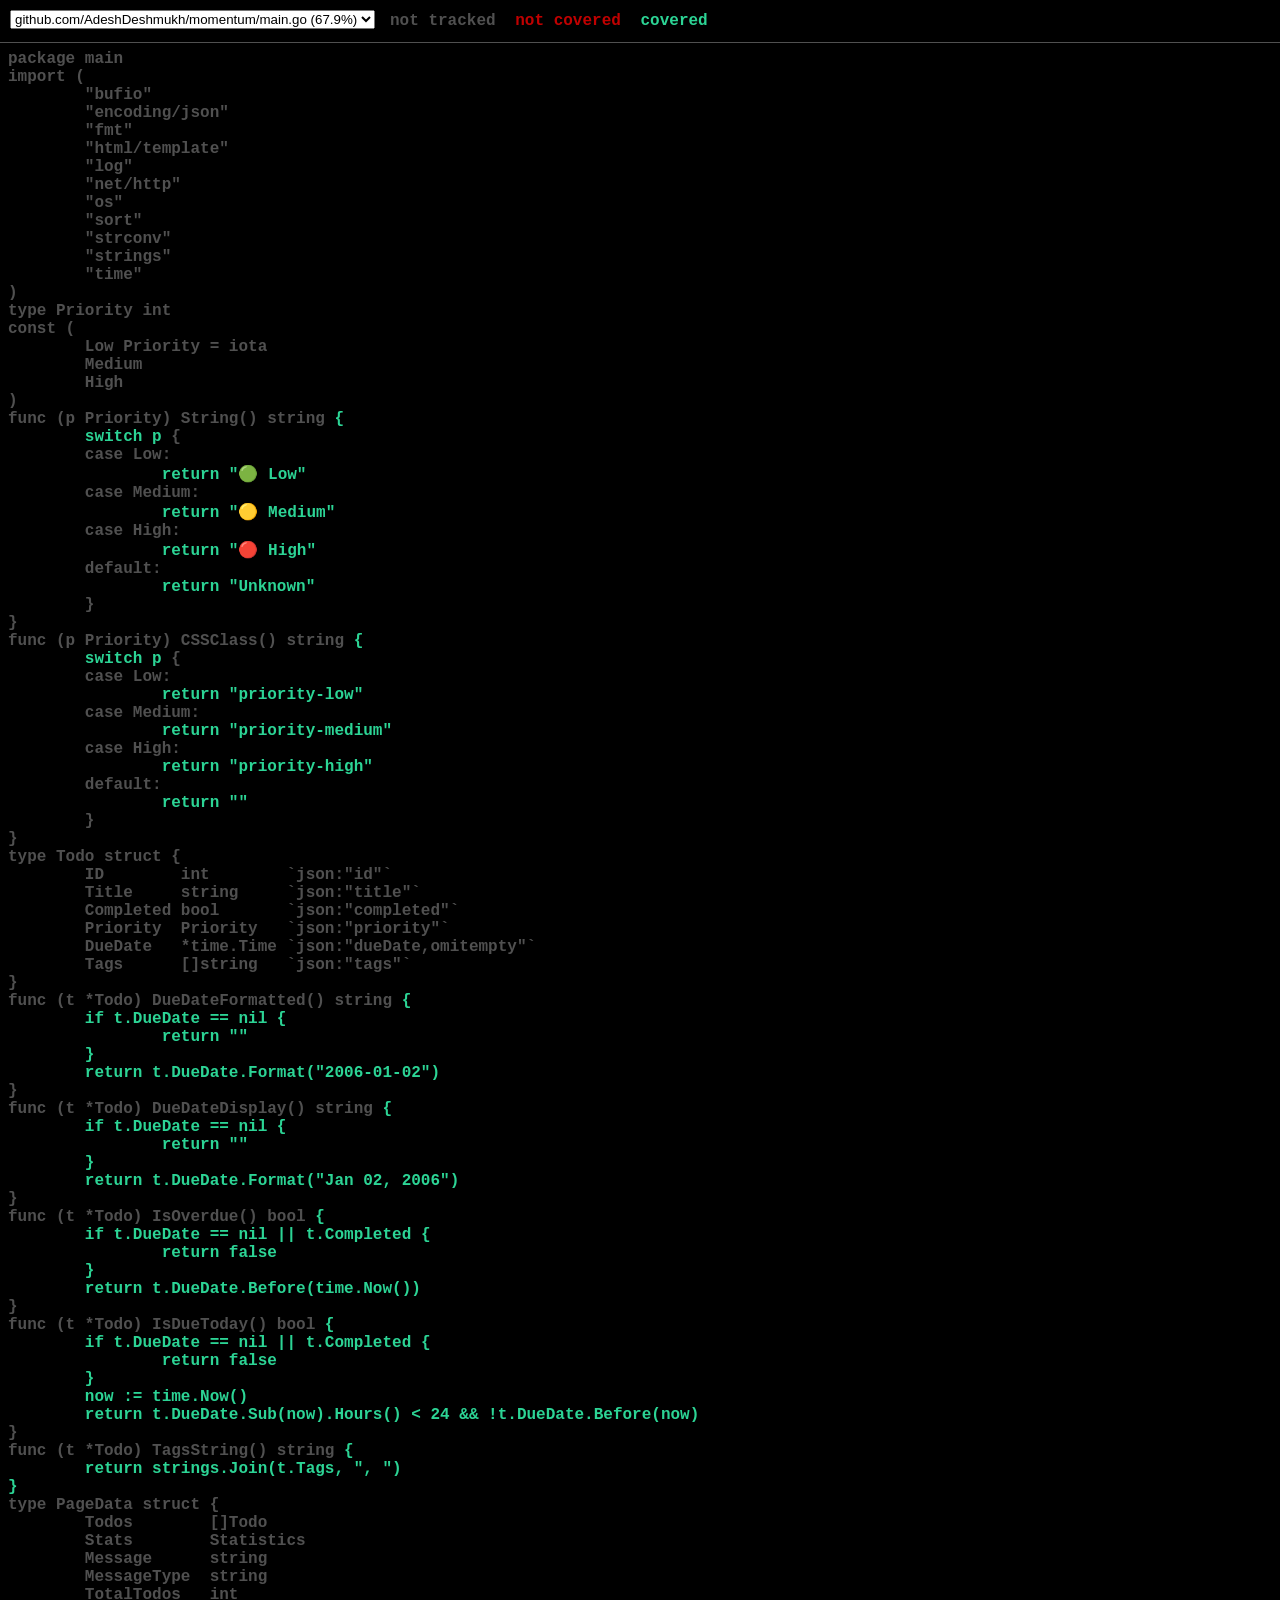
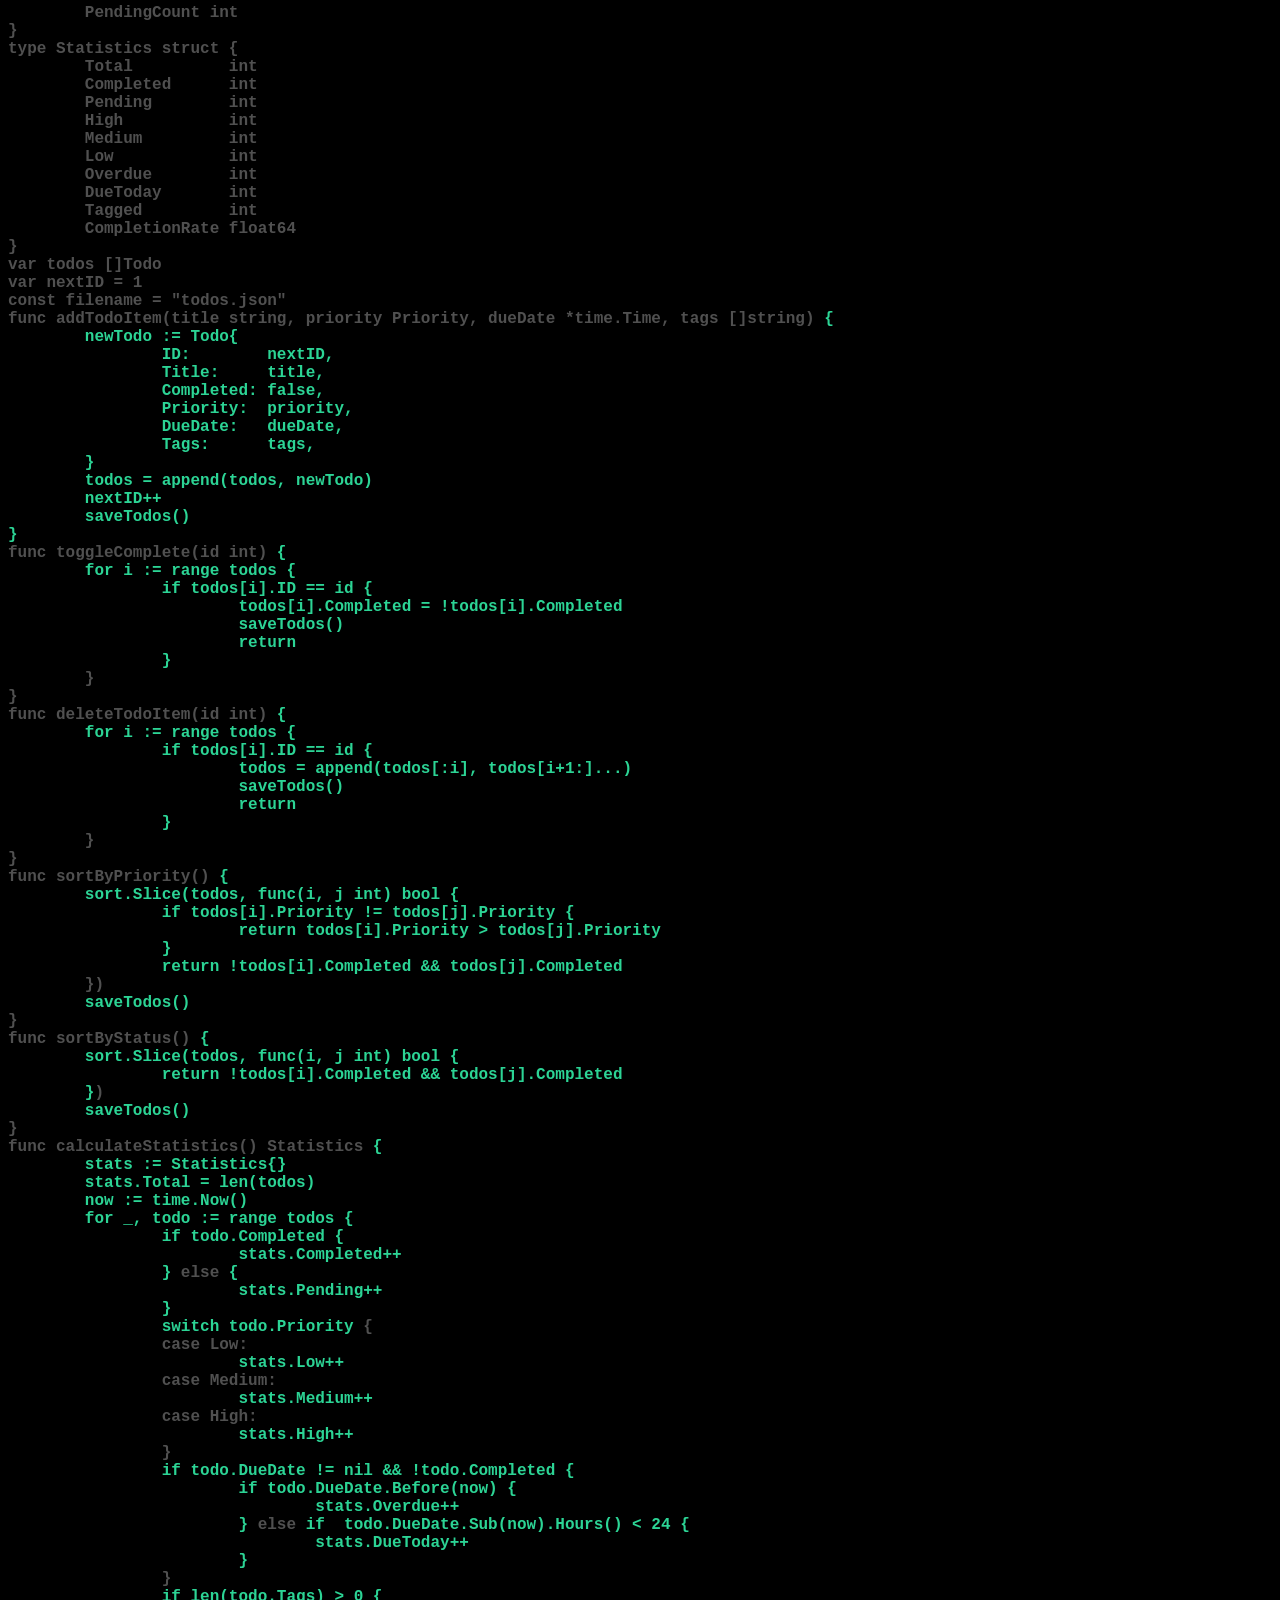
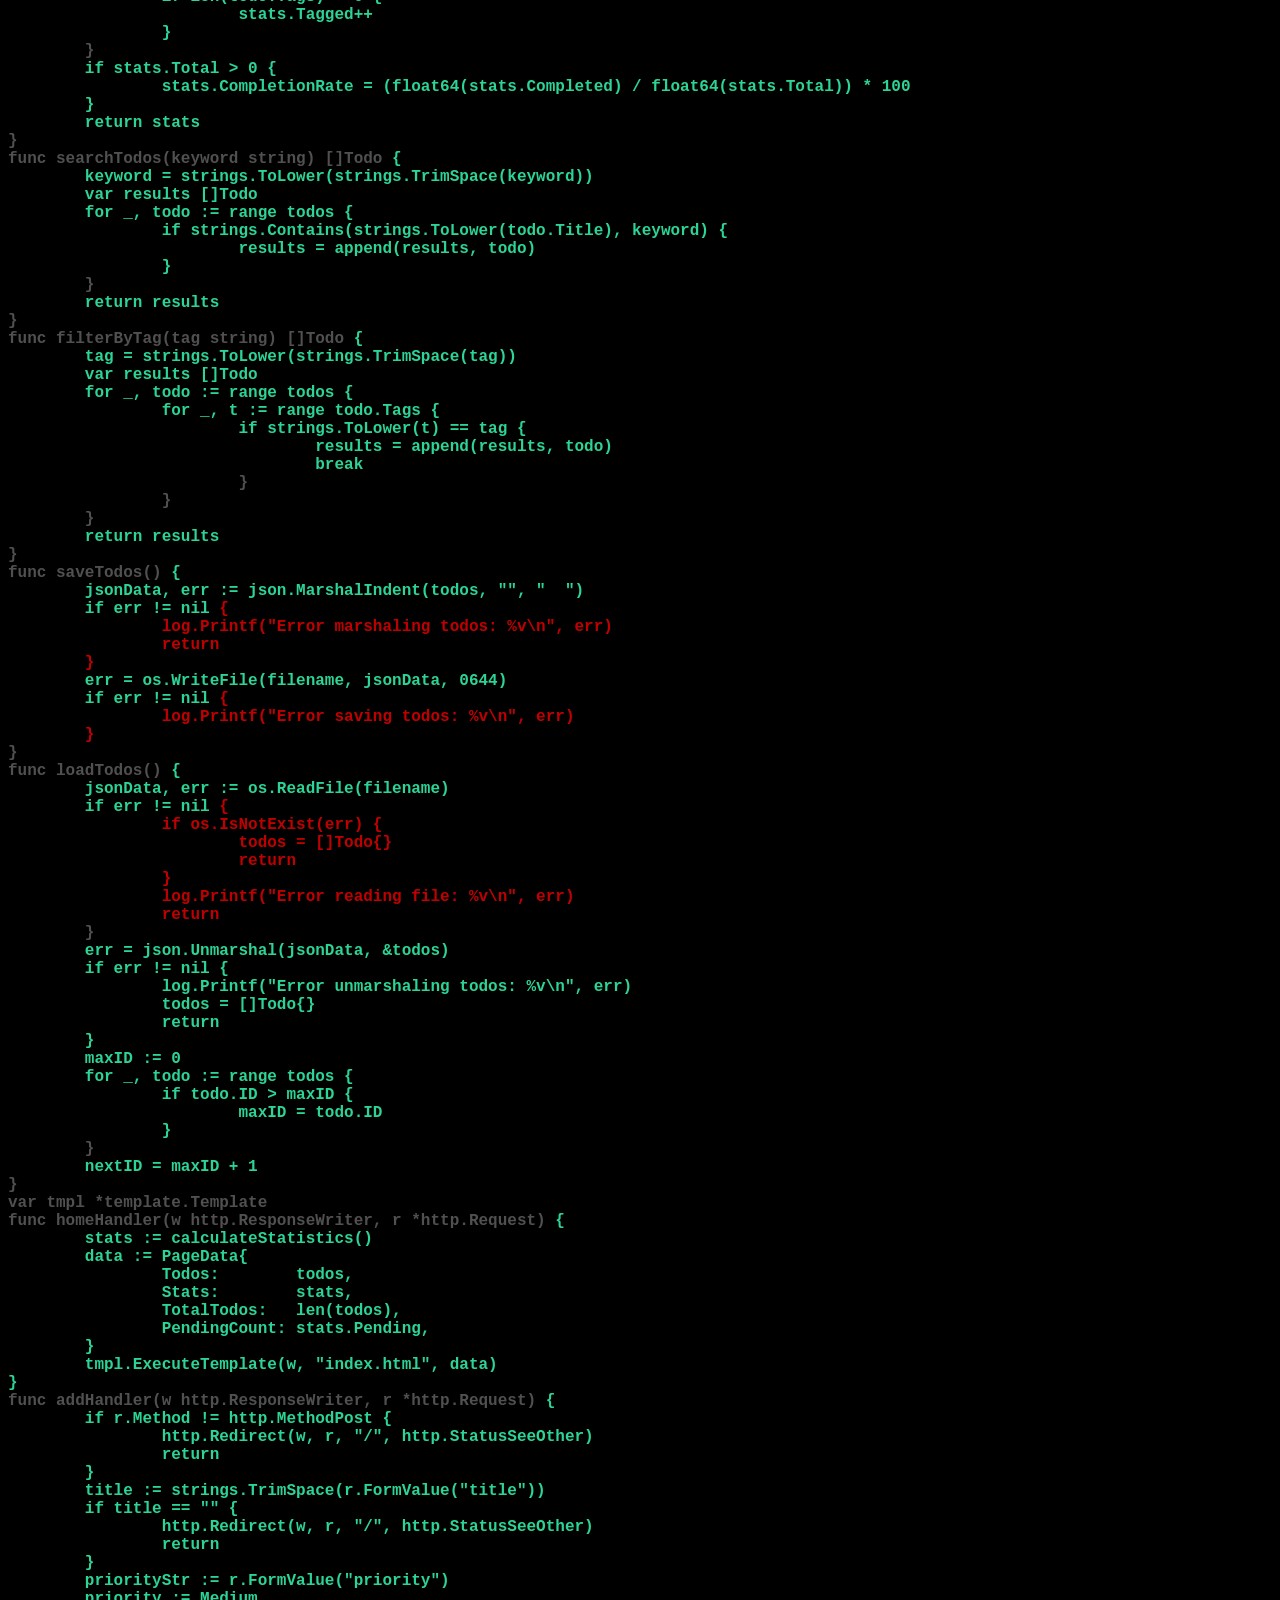
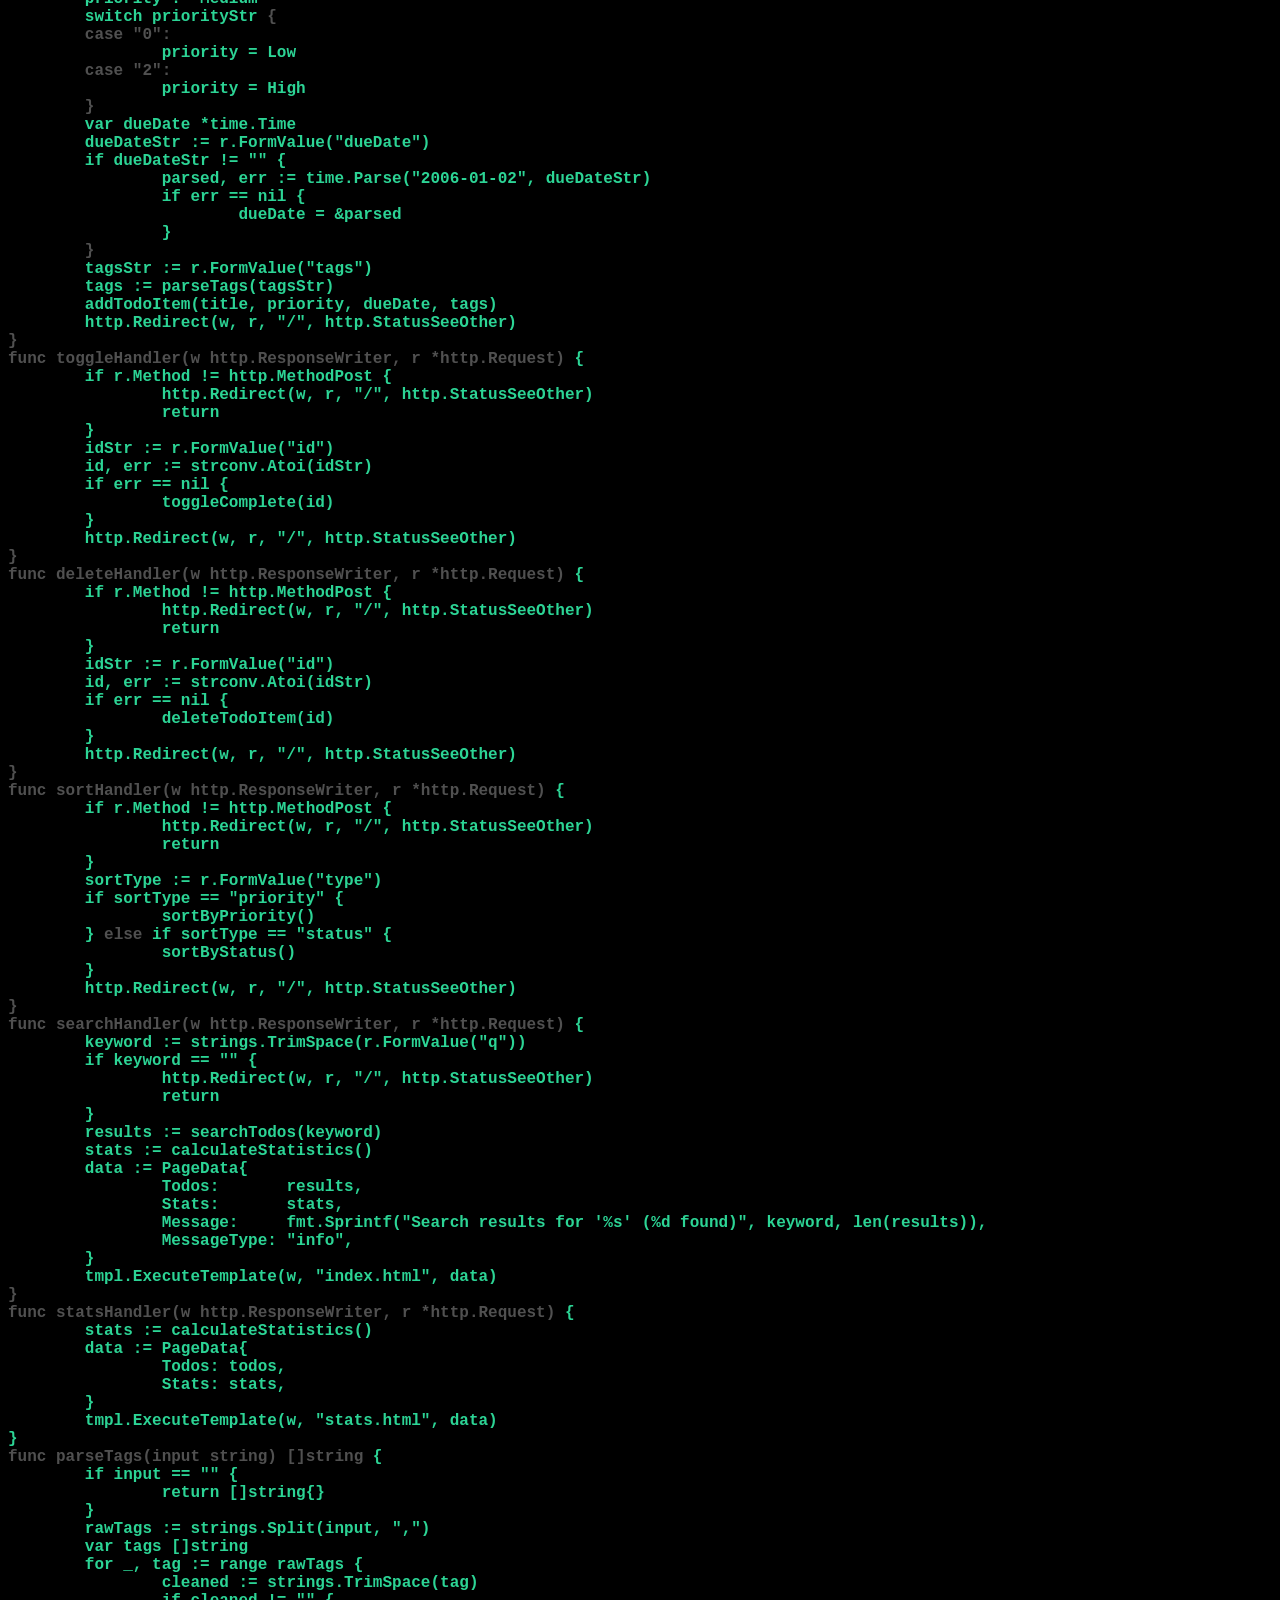
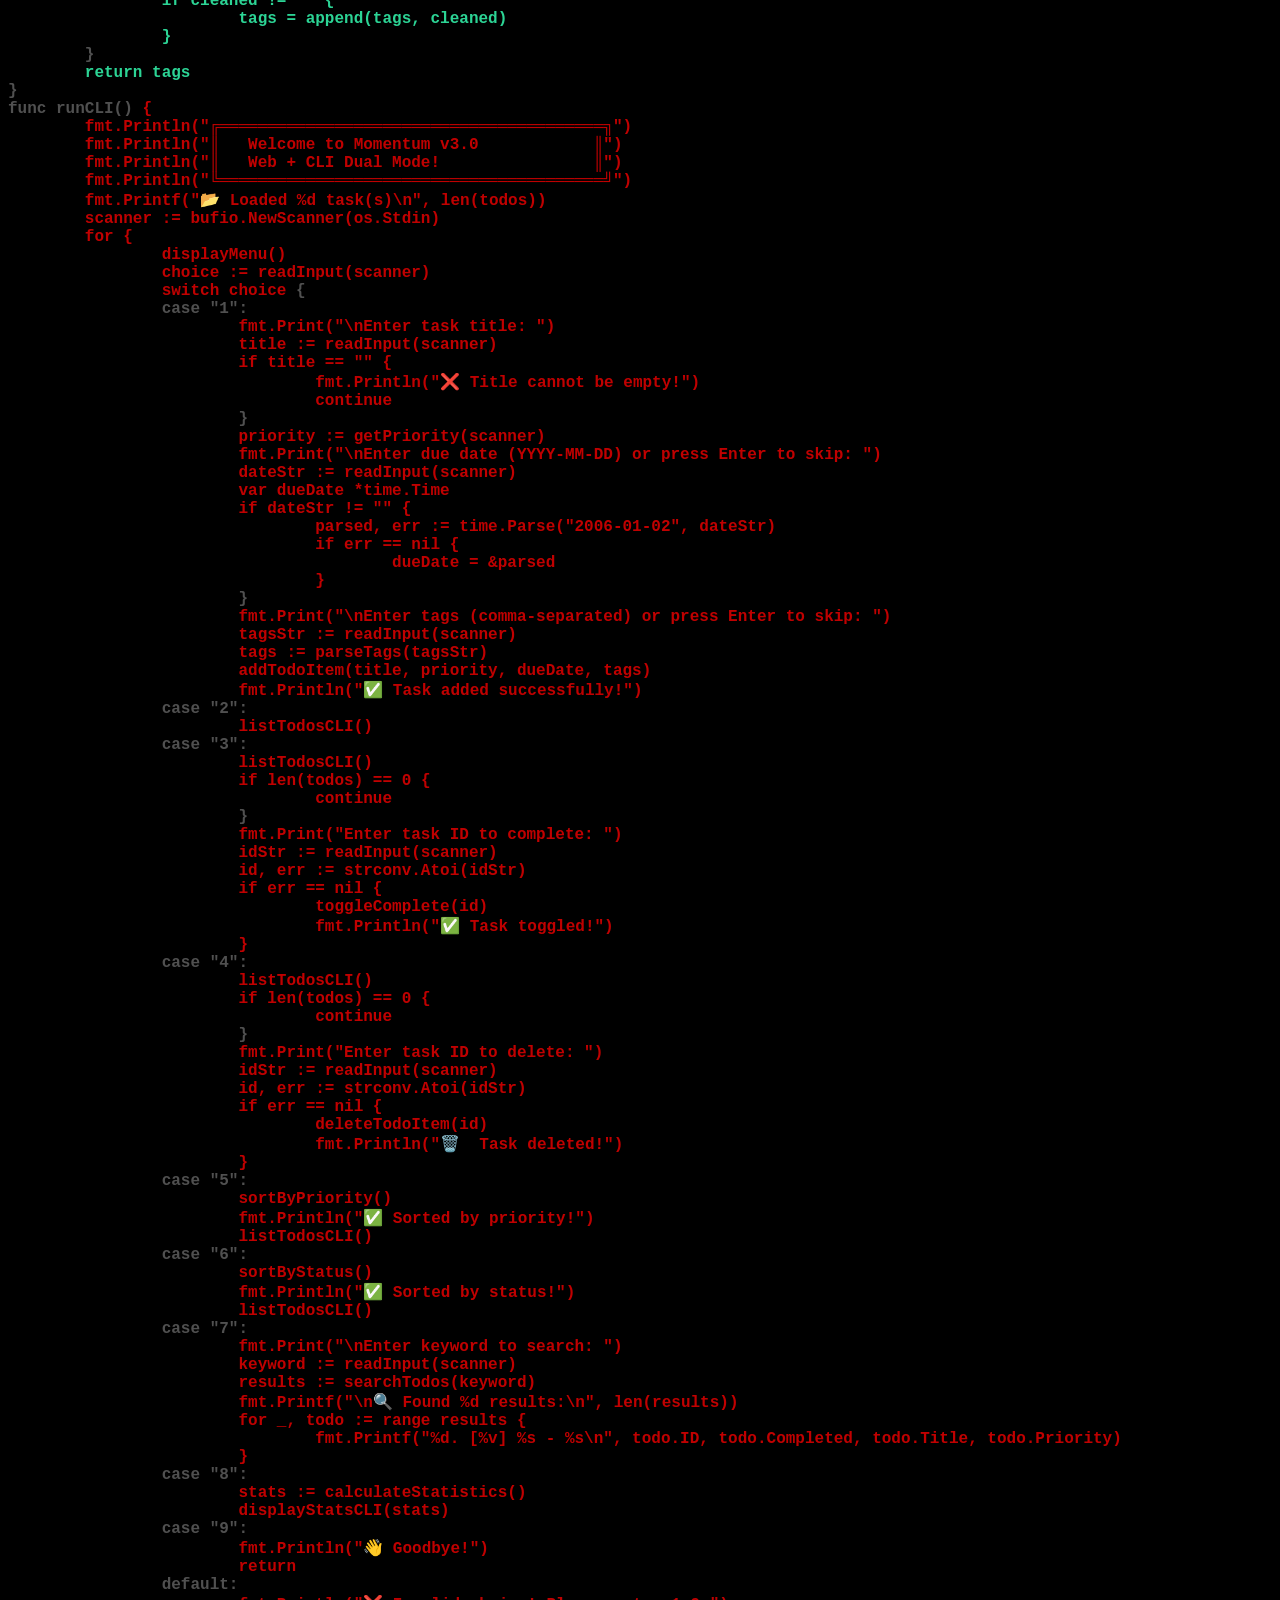
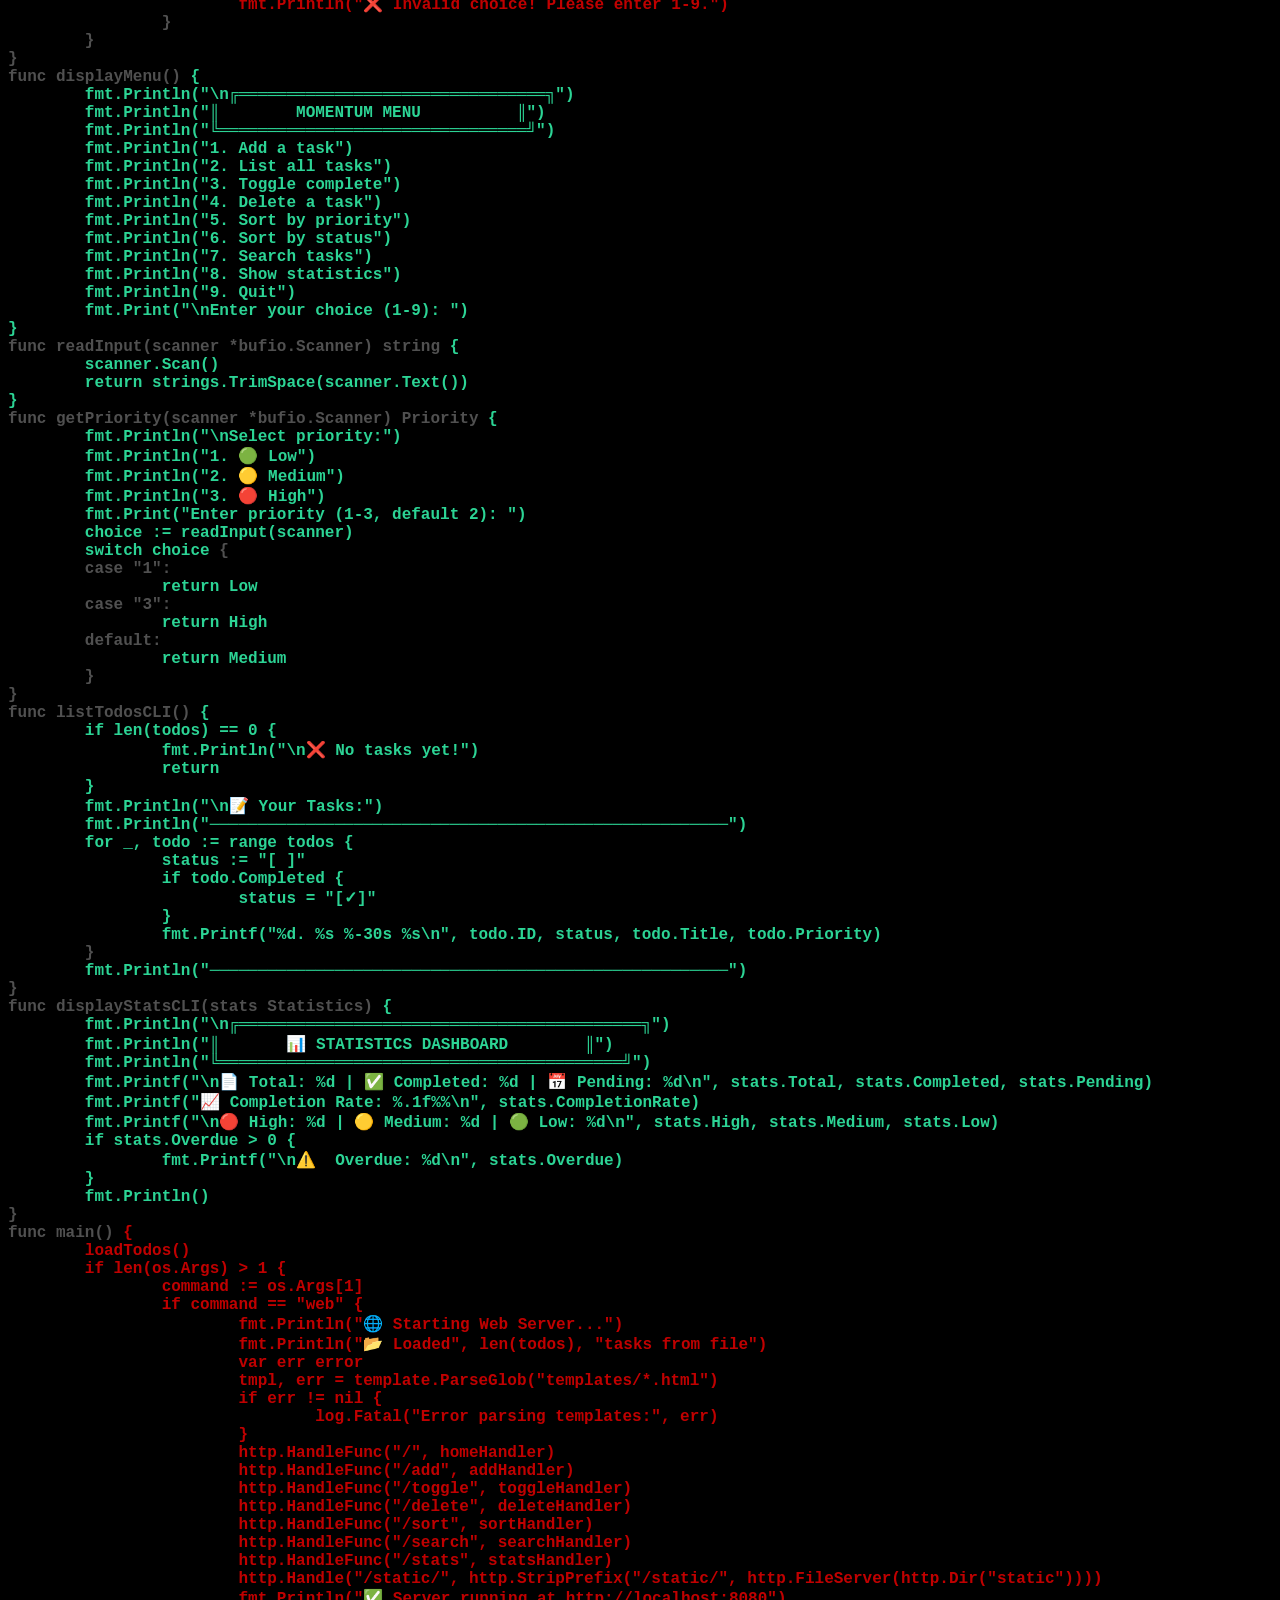
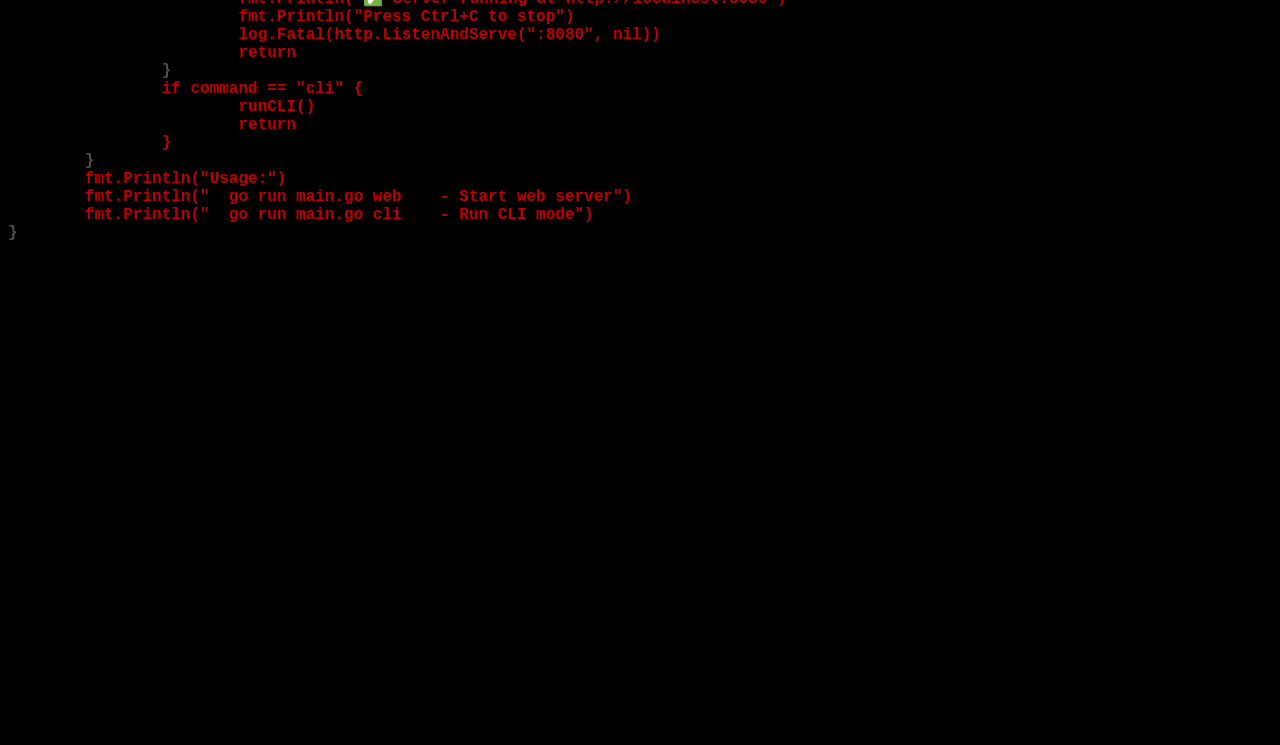
<file: coverage.html>
<!DOCTYPE html>
<html>
	<head>
		<meta http-equiv="Content-Type" content="text/html; charset=utf-8">
		<title>momentum: Go Coverage Report</title>
		<style>
			body {
				background: black;
				color: rgb(80, 80, 80);
			}
			body, pre, #legend span {
				font-family: Menlo, monospace;
				font-weight: bold;
			}
			#topbar {
				background: black;
				position: fixed;
				top: 0; left: 0; right: 0;
				height: 42px;
				border-bottom: 1px solid rgb(80, 80, 80);
			}
			#content {
				margin-top: 50px;
			}
			#nav, #legend {
				float: left;
				margin-left: 10px;
			}
			#legend {
				margin-top: 12px;
			}
			#nav {
				margin-top: 10px;
			}
			#legend span {
				margin: 0 5px;
			}
			.cov0 { color: rgb(192, 0, 0) }
.cov1 { color: rgb(128, 128, 128) }
.cov2 { color: rgb(116, 140, 131) }
.cov3 { color: rgb(104, 152, 134) }
.cov4 { color: rgb(92, 164, 137) }
.cov5 { color: rgb(80, 176, 140) }
.cov6 { color: rgb(68, 188, 143) }
.cov7 { color: rgb(56, 200, 146) }
.cov8 { color: rgb(44, 212, 149) }
.cov9 { color: rgb(32, 224, 152) }
.cov10 { color: rgb(20, 236, 155) }

		</style>
	</head>
	<body>
		<div id="topbar">
			<div id="nav">
				<select id="files">
				
				<option value="file0">github.com/AdeshDeshmukh/momentum/main.go (67.9%)</option>
				
				</select>
			</div>
			<div id="legend">
				<span>not tracked</span>
			
				<span class="cov0">not covered</span>
				<span class="cov8">covered</span>
			
			</div>
		</div>
		<div id="content">
		
		<pre class="file" id="file0" style="display: none">package main
import (
        "bufio"
        "encoding/json"
        "fmt"
        "html/template"
        "log"
        "net/http"
        "os"
        "sort"
        "strconv"
        "strings"
        "time"
)
type Priority int
const (
        Low Priority = iota
        Medium
        High
)
func (p Priority) String() string <span class="cov8" title="1">{
        switch p </span>{
        case Low:<span class="cov8" title="1">
                return "🟢 Low"</span>
        case Medium:<span class="cov8" title="1">
                return "🟡 Medium"</span>
        case High:<span class="cov8" title="1">
                return "🔴 High"</span>
        default:<span class="cov8" title="1">
                return "Unknown"</span>
        }
}
func (p Priority) CSSClass() string <span class="cov8" title="1">{
        switch p </span>{
        case Low:<span class="cov8" title="1">
                return "priority-low"</span>
        case Medium:<span class="cov8" title="1">
                return "priority-medium"</span>
        case High:<span class="cov8" title="1">
                return "priority-high"</span>
        default:<span class="cov8" title="1">
                return ""</span>
        }
}
type Todo struct {
        ID        int        `json:"id"`
        Title     string     `json:"title"`
        Completed bool       `json:"completed"`
        Priority  Priority   `json:"priority"`
        DueDate   *time.Time `json:"dueDate,omitempty"`
        Tags      []string   `json:"tags"`
}
func (t *Todo) DueDateFormatted() string <span class="cov8" title="1">{
        if t.DueDate == nil </span><span class="cov8" title="1">{
                return ""
        }</span>
        <span class="cov8" title="1">return t.DueDate.Format("2006-01-02")</span>
}
func (t *Todo) DueDateDisplay() string <span class="cov8" title="1">{
        if t.DueDate == nil </span><span class="cov8" title="1">{
                return ""
        }</span>
        <span class="cov8" title="1">return t.DueDate.Format("Jan 02, 2006")</span>
}
func (t *Todo) IsOverdue() bool <span class="cov8" title="1">{
        if t.DueDate == nil || t.Completed </span><span class="cov8" title="1">{
                return false
        }</span>
        <span class="cov8" title="1">return t.DueDate.Before(time.Now())</span>
}
func (t *Todo) IsDueToday() bool <span class="cov8" title="1">{
        if t.DueDate == nil || t.Completed </span><span class="cov8" title="1">{
                return false
        }</span>
        <span class="cov8" title="1">now := time.Now()
        return t.DueDate.Sub(now).Hours() &lt; 24 &amp;&amp; !t.DueDate.Before(now)</span>
}
func (t *Todo) TagsString() string <span class="cov8" title="1">{
        return strings.Join(t.Tags, ", ")
}</span>
type PageData struct {
        Todos        []Todo
        Stats        Statistics
        Message      string
        MessageType  string
        TotalTodos   int
        PendingCount int
}
type Statistics struct {
        Total          int
        Completed      int
        Pending        int
        High           int
        Medium         int
        Low            int
        Overdue        int
        DueToday       int
        Tagged         int
        CompletionRate float64
}
var todos []Todo
var nextID = 1
const filename = "todos.json"
func addTodoItem(title string, priority Priority, dueDate *time.Time, tags []string) <span class="cov8" title="1">{
        newTodo := Todo{
                ID:        nextID,
                Title:     title,
                Completed: false,
                Priority:  priority,
                DueDate:   dueDate,
                Tags:      tags,
        }
        todos = append(todos, newTodo)
        nextID++
        saveTodos()
}</span>
func toggleComplete(id int) <span class="cov8" title="1">{
        for i := range todos </span><span class="cov8" title="1">{
                if todos[i].ID == id </span><span class="cov8" title="1">{
                        todos[i].Completed = !todos[i].Completed
                        saveTodos()
                        return
                }</span>
        }
}
func deleteTodoItem(id int) <span class="cov8" title="1">{
        for i := range todos </span><span class="cov8" title="1">{
                if todos[i].ID == id </span><span class="cov8" title="1">{
                        todos = append(todos[:i], todos[i+1:]...)
                        saveTodos()
                        return
                }</span>
        }
}
func sortByPriority() <span class="cov8" title="1">{
        sort.Slice(todos, func(i, j int) bool </span><span class="cov8" title="1">{
                if todos[i].Priority != todos[j].Priority </span><span class="cov8" title="1">{
                        return todos[i].Priority &gt; todos[j].Priority
                }</span>
                <span class="cov8" title="1">return !todos[i].Completed &amp;&amp; todos[j].Completed</span>
        })
        <span class="cov8" title="1">saveTodos()</span>
}
func sortByStatus() <span class="cov8" title="1">{
        sort.Slice(todos, func(i, j int) bool </span><span class="cov8" title="1">{
                return !todos[i].Completed &amp;&amp; todos[j].Completed
        }</span>)
        <span class="cov8" title="1">saveTodos()</span>
}
func calculateStatistics() Statistics <span class="cov8" title="1">{
        stats := Statistics{}
        stats.Total = len(todos)
        now := time.Now()
        for _, todo := range todos </span><span class="cov8" title="1">{
                if todo.Completed </span><span class="cov8" title="1">{
                        stats.Completed++
                }</span> else<span class="cov8" title="1"> {
                        stats.Pending++
                }</span>
                <span class="cov8" title="1">switch todo.Priority </span>{
                case Low:<span class="cov8" title="1">
                        stats.Low++</span>
                case Medium:<span class="cov8" title="1">
                        stats.Medium++</span>
                case High:<span class="cov8" title="1">
                        stats.High++</span>
                }
                <span class="cov8" title="1">if todo.DueDate != nil &amp;&amp; !todo.Completed </span><span class="cov8" title="1">{
                        if todo.DueDate.Before(now) </span><span class="cov8" title="1">{
                                stats.Overdue++
                        }</span> else<span class="cov8" title="1"> if  todo.DueDate.Sub(now).Hours() &lt; 24 </span><span class="cov8" title="1">{
                                stats.DueToday++
                        }</span>
                }
                <span class="cov8" title="1">if len(todo.Tags) &gt; 0 </span><span class="cov8" title="1">{
                        stats.Tagged++
                }</span>
        }
        <span class="cov8" title="1">if stats.Total &gt; 0 </span><span class="cov8" title="1">{
                stats.CompletionRate = (float64(stats.Completed) / float64(stats.Total)) * 100
        }</span>
        <span class="cov8" title="1">return stats</span>
}
func searchTodos(keyword string) []Todo <span class="cov8" title="1">{
        keyword = strings.ToLower(strings.TrimSpace(keyword))
        var results []Todo
        for _, todo := range todos </span><span class="cov8" title="1">{
                if strings.Contains(strings.ToLower(todo.Title), keyword) </span><span class="cov8" title="1">{
                        results = append(results, todo)
                }</span>
        }
        <span class="cov8" title="1">return results</span>
}
func filterByTag(tag string) []Todo <span class="cov8" title="1">{
        tag = strings.ToLower(strings.TrimSpace(tag))
        var results []Todo
        for _, todo := range todos </span><span class="cov8" title="1">{
                for _, t := range todo.Tags </span><span class="cov8" title="1">{
                        if strings.ToLower(t) == tag </span><span class="cov8" title="1">{
                                results = append(results, todo)
                                break</span>
                        }
                }
        }
        <span class="cov8" title="1">return results</span>
}
func saveTodos() <span class="cov8" title="1">{
        jsonData, err := json.MarshalIndent(todos, "", "  ")
        if err != nil </span><span class="cov0" title="0">{
                log.Printf("Error marshaling todos: %v\n", err)
                return
        }</span>
        <span class="cov8" title="1">err = os.WriteFile(filename, jsonData, 0644)
        if err != nil </span><span class="cov0" title="0">{
                log.Printf("Error saving todos: %v\n", err)
        }</span>
}
func loadTodos() <span class="cov8" title="1">{
        jsonData, err := os.ReadFile(filename)
        if err != nil </span><span class="cov0" title="0">{
                if os.IsNotExist(err) </span><span class="cov0" title="0">{
                        todos = []Todo{}
                        return
                }</span>
                <span class="cov0" title="0">log.Printf("Error reading file: %v\n", err)
                return</span>
        }
        <span class="cov8" title="1">err = json.Unmarshal(jsonData, &amp;todos)
        if err != nil </span><span class="cov8" title="1">{
                log.Printf("Error unmarshaling todos: %v\n", err)
                todos = []Todo{}
                return
        }</span>
        <span class="cov8" title="1">maxID := 0
        for _, todo := range todos </span><span class="cov8" title="1">{
                if todo.ID &gt; maxID </span><span class="cov8" title="1">{
                        maxID = todo.ID
                }</span>
        }
        <span class="cov8" title="1">nextID = maxID + 1</span>
}
var tmpl *template.Template
func homeHandler(w http.ResponseWriter, r *http.Request) <span class="cov8" title="1">{
        stats := calculateStatistics()
        data := PageData{
                Todos:        todos,
                Stats:        stats,
                TotalTodos:   len(todos),
                PendingCount: stats.Pending,
        }
        tmpl.ExecuteTemplate(w, "index.html", data)
}</span>
func addHandler(w http.ResponseWriter, r *http.Request) <span class="cov8" title="1">{
        if r.Method != http.MethodPost </span><span class="cov8" title="1">{
                http.Redirect(w, r, "/", http.StatusSeeOther)
                return
        }</span>
        <span class="cov8" title="1">title := strings.TrimSpace(r.FormValue("title"))
        if title == "" </span><span class="cov8" title="1">{
                http.Redirect(w, r, "/", http.StatusSeeOther)
                return
        }</span>
        <span class="cov8" title="1">priorityStr := r.FormValue("priority")
        priority := Medium
        switch priorityStr </span>{
        case "0":<span class="cov8" title="1">
                priority = Low</span>
        case "2":<span class="cov8" title="1">
                priority = High</span>
        }
        <span class="cov8" title="1">var dueDate *time.Time
        dueDateStr := r.FormValue("dueDate")
        if dueDateStr != "" </span><span class="cov8" title="1">{
                parsed, err := time.Parse("2006-01-02", dueDateStr)
                if err == nil </span><span class="cov8" title="1">{
                        dueDate = &amp;parsed
                }</span>
        }
        <span class="cov8" title="1">tagsStr := r.FormValue("tags")
        tags := parseTags(tagsStr)
        addTodoItem(title, priority, dueDate, tags)
        http.Redirect(w, r, "/", http.StatusSeeOther)</span>
}
func toggleHandler(w http.ResponseWriter, r *http.Request) <span class="cov8" title="1">{
        if r.Method != http.MethodPost </span><span class="cov8" title="1">{
                http.Redirect(w, r, "/", http.StatusSeeOther)
                return
        }</span>
        <span class="cov8" title="1">idStr := r.FormValue("id")
        id, err := strconv.Atoi(idStr)
        if err == nil </span><span class="cov8" title="1">{
                toggleComplete(id)
        }</span>
        <span class="cov8" title="1">http.Redirect(w, r, "/", http.StatusSeeOther)</span>
}
func deleteHandler(w http.ResponseWriter, r *http.Request) <span class="cov8" title="1">{
        if r.Method != http.MethodPost </span><span class="cov8" title="1">{
                http.Redirect(w, r, "/", http.StatusSeeOther)
                return
        }</span>
        <span class="cov8" title="1">idStr := r.FormValue("id")
        id, err := strconv.Atoi(idStr)
        if err == nil </span><span class="cov8" title="1">{
                deleteTodoItem(id)
        }</span>
        <span class="cov8" title="1">http.Redirect(w, r, "/", http.StatusSeeOther)</span>
}
func sortHandler(w http.ResponseWriter, r *http.Request) <span class="cov8" title="1">{
        if r.Method != http.MethodPost </span><span class="cov8" title="1">{
                http.Redirect(w, r, "/", http.StatusSeeOther)
                return
        }</span>
        <span class="cov8" title="1">sortType := r.FormValue("type")
        if sortType == "priority" </span><span class="cov8" title="1">{
                sortByPriority()
        }</span> else<span class="cov8" title="1"> if sortType == "status" </span><span class="cov8" title="1">{
                sortByStatus()
        }</span>
        <span class="cov8" title="1">http.Redirect(w, r, "/", http.StatusSeeOther)</span>
}
func searchHandler(w http.ResponseWriter, r *http.Request) <span class="cov8" title="1">{
        keyword := strings.TrimSpace(r.FormValue("q"))
        if keyword == "" </span><span class="cov8" title="1">{
                http.Redirect(w, r, "/", http.StatusSeeOther)
                return
        }</span>
        <span class="cov8" title="1">results := searchTodos(keyword)
        stats := calculateStatistics()
        data := PageData{
                Todos:       results,
                Stats:       stats,
                Message:     fmt.Sprintf("Search results for '%s' (%d found)", keyword, len(results)),
                MessageType: "info",
        }
        tmpl.ExecuteTemplate(w, "index.html", data)</span>
}
func statsHandler(w http.ResponseWriter, r *http.Request) <span class="cov8" title="1">{
        stats := calculateStatistics()
        data := PageData{
                Todos: todos,
                Stats: stats,
        }
        tmpl.ExecuteTemplate(w, "stats.html", data)
}</span>
func parseTags(input string) []string <span class="cov8" title="1">{
        if input == "" </span><span class="cov8" title="1">{
                return []string{}
        }</span>
        <span class="cov8" title="1">rawTags := strings.Split(input, ",")
        var tags []string
        for _, tag := range rawTags </span><span class="cov8" title="1">{
                cleaned := strings.TrimSpace(tag)
                if cleaned != "" </span><span class="cov8" title="1">{
                        tags = append(tags, cleaned)
                }</span>
        }
        <span class="cov8" title="1">return tags</span>
}
func runCLI() <span class="cov0" title="0">{
        fmt.Println("╔════════════════════════════════════════╗")
        fmt.Println("║   Welcome to Momentum v3.0            ║")
        fmt.Println("║   Web + CLI Dual Mode!                ║")
        fmt.Println("╚════════════════════════════════════════╝")
        fmt.Printf("📂 Loaded %d task(s)\n", len(todos))
        scanner := bufio.NewScanner(os.Stdin)
        for </span><span class="cov0" title="0">{
                displayMenu()
                choice := readInput(scanner)
                switch choice </span>{
                case "1":<span class="cov0" title="0">
                        fmt.Print("\nEnter task title: ")
                        title := readInput(scanner)
                        if title == "" </span><span class="cov0" title="0">{
                                fmt.Println("❌ Title cannot be empty!")
                                continue</span>
                        }
                        <span class="cov0" title="0">priority := getPriority(scanner)
                        fmt.Print("\nEnter due date (YYYY-MM-DD) or press Enter to skip: ")
                        dateStr := readInput(scanner)
                        var dueDate *time.Time
                        if dateStr != "" </span><span class="cov0" title="0">{
                                parsed, err := time.Parse("2006-01-02", dateStr)
                                if err == nil </span><span class="cov0" title="0">{
                                        dueDate = &amp;parsed
                                }</span>
                        }
                        <span class="cov0" title="0">fmt.Print("\nEnter tags (comma-separated) or press Enter to skip: ")
                        tagsStr := readInput(scanner)
                        tags := parseTags(tagsStr)
                        addTodoItem(title, priority, dueDate, tags)
                        fmt.Println("✅ Task added successfully!")</span>
                case "2":<span class="cov0" title="0">
                        listTodosCLI()</span>
                case "3":<span class="cov0" title="0">
                        listTodosCLI()
                        if len(todos) == 0 </span><span class="cov0" title="0">{
                                continue</span>
                        }
                        <span class="cov0" title="0">fmt.Print("Enter task ID to complete: ")
                        idStr := readInput(scanner)
                        id, err := strconv.Atoi(idStr)
                        if err == nil </span><span class="cov0" title="0">{
                                toggleComplete(id)
                                fmt.Println("✅ Task toggled!")
                        }</span>
                case "4":<span class="cov0" title="0">
                        listTodosCLI()
                        if len(todos) == 0 </span><span class="cov0" title="0">{
                                continue</span>
                        }
                        <span class="cov0" title="0">fmt.Print("Enter task ID to delete: ")
                        idStr := readInput(scanner)
                        id, err := strconv.Atoi(idStr)
                        if err == nil </span><span class="cov0" title="0">{
                                deleteTodoItem(id)
                                fmt.Println("🗑️  Task deleted!")
                        }</span>
                case "5":<span class="cov0" title="0">
                        sortByPriority()
                        fmt.Println("✅ Sorted by priority!")
                        listTodosCLI()</span>
                case "6":<span class="cov0" title="0">
                        sortByStatus()
                        fmt.Println("✅ Sorted by status!")
                        listTodosCLI()</span>
                case "7":<span class="cov0" title="0">
                        fmt.Print("\nEnter keyword to search: ")
                        keyword := readInput(scanner)
                        results := searchTodos(keyword)
                        fmt.Printf("\n🔍 Found %d results:\n", len(results))
                        for _, todo := range results </span><span class="cov0" title="0">{
                                fmt.Printf("%d. [%v] %s - %s\n", todo.ID, todo.Completed, todo.Title, todo.Priority)
                        }</span>
                case "8":<span class="cov0" title="0">
                        stats := calculateStatistics()
                        displayStatsCLI(stats)</span>
                case "9":<span class="cov0" title="0">
                        fmt.Println("👋 Goodbye!")
                        return</span>
                default:<span class="cov0" title="0">
                        fmt.Println("❌ Invalid choice! Please enter 1-9.")</span>
                }
        }
}
func displayMenu() <span class="cov8" title="1">{
        fmt.Println("\n╔════════════════════════════════╗")
        fmt.Println("║        MOMENTUM MENU          ║")
        fmt.Println("╚════════════════════════════════╝")
        fmt.Println("1. Add a task")
        fmt.Println("2. List all tasks")
        fmt.Println("3. Toggle complete")
        fmt.Println("4. Delete a task")
        fmt.Println("5. Sort by priority")
        fmt.Println("6. Sort by status")
        fmt.Println("7. Search tasks")
        fmt.Println("8. Show statistics")
        fmt.Println("9. Quit")
        fmt.Print("\nEnter your choice (1-9): ")
}</span>
func readInput(scanner *bufio.Scanner) string <span class="cov8" title="1">{
        scanner.Scan()
        return strings.TrimSpace(scanner.Text())
}</span>
func getPriority(scanner *bufio.Scanner) Priority <span class="cov8" title="1">{
        fmt.Println("\nSelect priority:")
        fmt.Println("1. 🟢 Low")
        fmt.Println("2. 🟡 Medium")
        fmt.Println("3. 🔴 High")
        fmt.Print("Enter priority (1-3, default 2): ")
        choice := readInput(scanner)
        switch choice </span>{
        case "1":<span class="cov8" title="1">
                return Low</span>
        case "3":<span class="cov8" title="1">
                return High</span>
        default:<span class="cov8" title="1">
                return Medium</span>
        }
}
func listTodosCLI() <span class="cov8" title="1">{
        if len(todos) == 0 </span><span class="cov8" title="1">{
                fmt.Println("\n❌ No tasks yet!")
                return
        }</span>
        <span class="cov8" title="1">fmt.Println("\n📝 Your Tasks:")
        fmt.Println("──────────────────────────────────────────────────────")
        for _, todo := range todos </span><span class="cov8" title="1">{
                status := "[ ]"
                if todo.Completed </span><span class="cov8" title="1">{
                        status = "[✓]"
                }</span>
                <span class="cov8" title="1">fmt.Printf("%d. %s %-30s %s\n", todo.ID, status, todo.Title, todo.Priority)</span>
        }
        <span class="cov8" title="1">fmt.Println("──────────────────────────────────────────────────────")</span>
}
func displayStatsCLI(stats Statistics) <span class="cov8" title="1">{
        fmt.Println("\n╔══════════════════════════════════════════╗")
        fmt.Println("║       📊 STATISTICS DASHBOARD        ║")
        fmt.Println("╚══════════════════════════════════════════╝")
        fmt.Printf("\n📄 Total: %d | ✅ Completed: %d | 📅 Pending: %d\n", stats.Total, stats.Completed, stats.Pending)
        fmt.Printf("📈 Completion Rate: %.1f%%\n", stats.CompletionRate)
        fmt.Printf("\n🔴 High: %d | 🟡 Medium: %d | 🟢 Low: %d\n", stats.High, stats.Medium, stats.Low)
        if stats.Overdue &gt; 0 </span><span class="cov8" title="1">{
                fmt.Printf("\n⚠️  Overdue: %d\n", stats.Overdue)
        }</span>
        <span class="cov8" title="1">fmt.Println()</span>
}
func main() <span class="cov0" title="0">{
        loadTodos()
        if len(os.Args) &gt; 1 </span><span class="cov0" title="0">{
                command := os.Args[1]
                if command == "web" </span><span class="cov0" title="0">{
                        fmt.Println("🌐 Starting Web Server...")
                        fmt.Println("📂 Loaded", len(todos), "tasks from file")
                        var err error
                        tmpl, err = template.ParseGlob("templates/*.html")
                        if err != nil </span><span class="cov0" title="0">{
                                log.Fatal("Error parsing templates:", err)
                        }</span>
                        <span class="cov0" title="0">http.HandleFunc("/", homeHandler)
                        http.HandleFunc("/add", addHandler)
                        http.HandleFunc("/toggle", toggleHandler)
                        http.HandleFunc("/delete", deleteHandler)
                        http.HandleFunc("/sort", sortHandler)
                        http.HandleFunc("/search", searchHandler)
                        http.HandleFunc("/stats", statsHandler)
                        http.Handle("/static/", http.StripPrefix("/static/", http.FileServer(http.Dir("static"))))
                        fmt.Println("✅ Server running at http://localhost:8080")
                        fmt.Println("Press Ctrl+C to stop")
                        log.Fatal(http.ListenAndServe(":8080", nil))
                        return</span>
                }
                <span class="cov0" title="0">if command == "cli" </span><span class="cov0" title="0">{
                        runCLI()
                        return
                }</span>
        }
        <span class="cov0" title="0">fmt.Println("Usage:")
        fmt.Println("  go run main.go web    - Start web server")
        fmt.Println("  go run main.go cli    - Run CLI mode")</span>
}
</pre>
		
		</div>
	</body>
	<script>
	(function() {
		var files = document.getElementById('files');
		var visible;
		files.addEventListener('change', onChange, false);
		function select(part) {
			if (visible)
				visible.style.display = 'none';
			visible = document.getElementById(part);
			if (!visible)
				return;
			files.value = part;
			visible.style.display = 'block';
			location.hash = part;
		}
		function onChange() {
			select(files.value);
			window.scrollTo(0, 0);
		}
		if (location.hash != "") {
			select(location.hash.substr(1));
		}
		if (!visible) {
			select("file0");
		}
	})();
	</script>
</html>
</file>
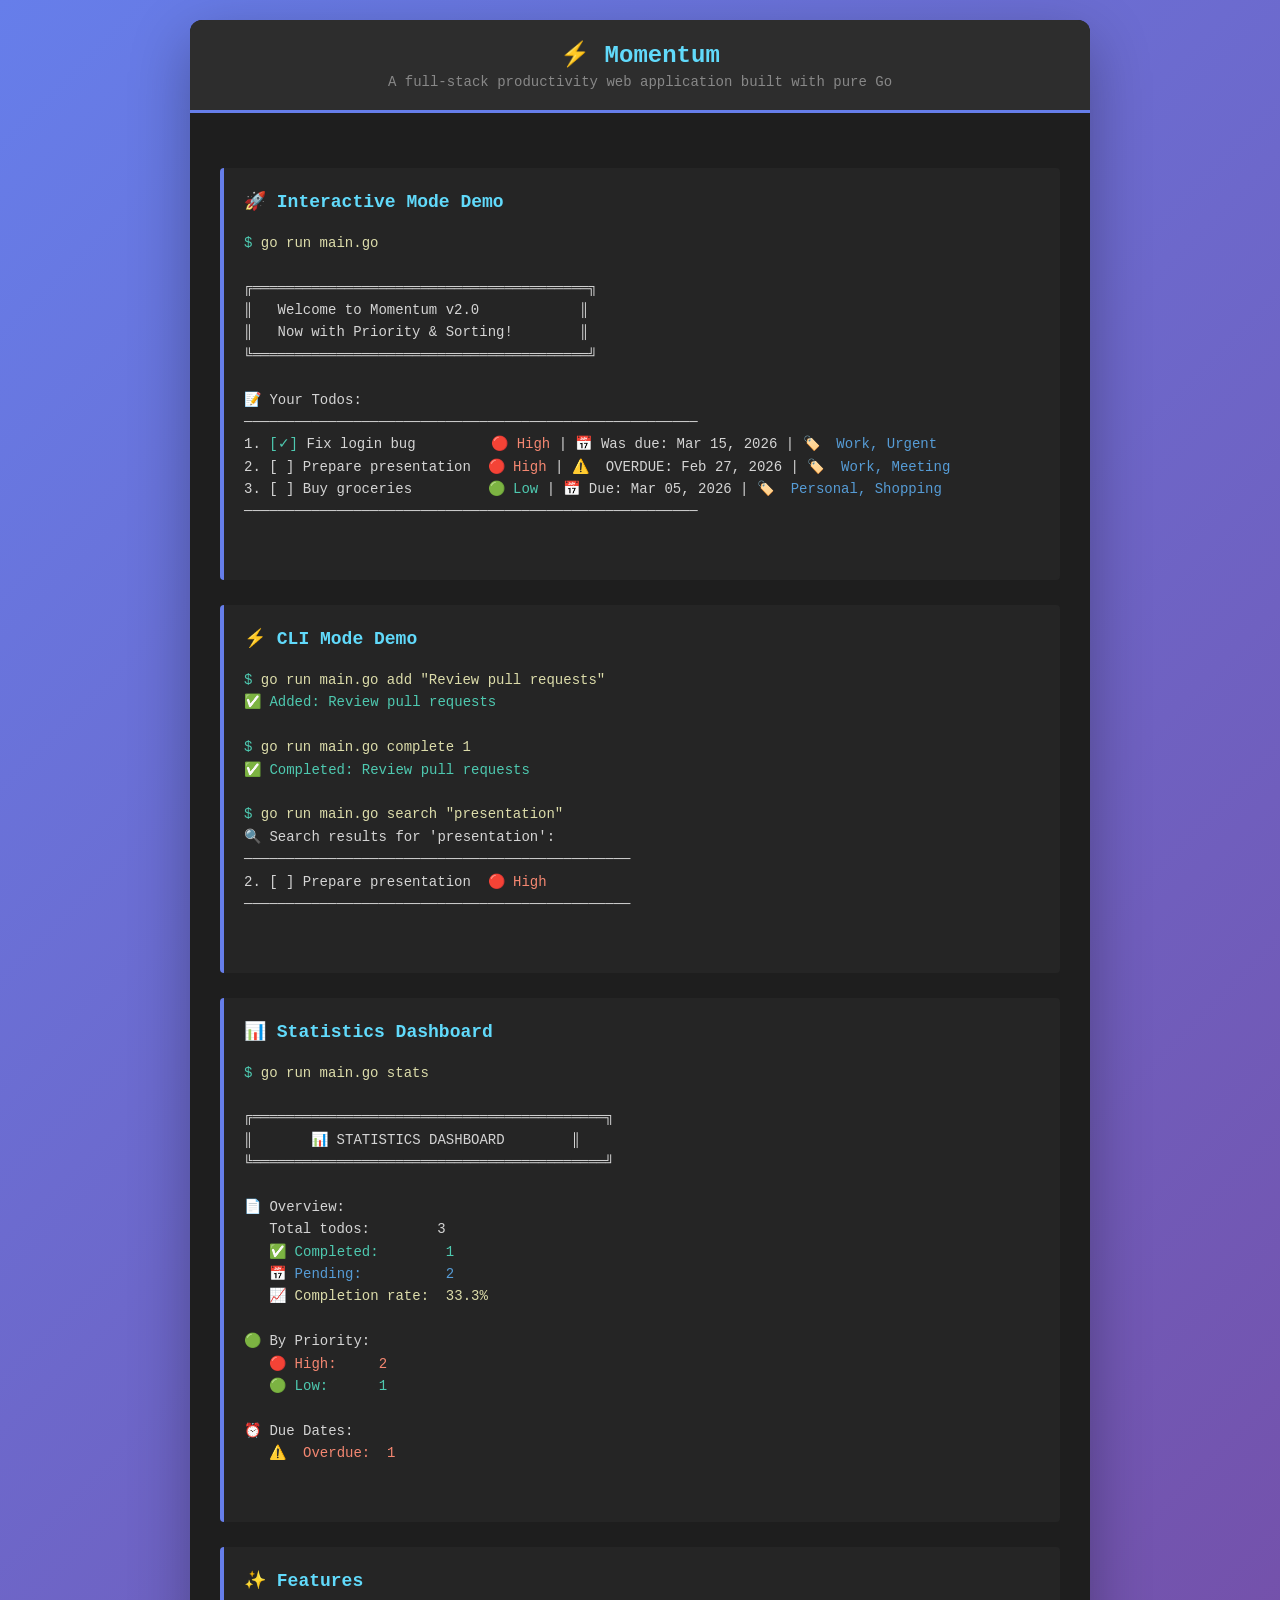
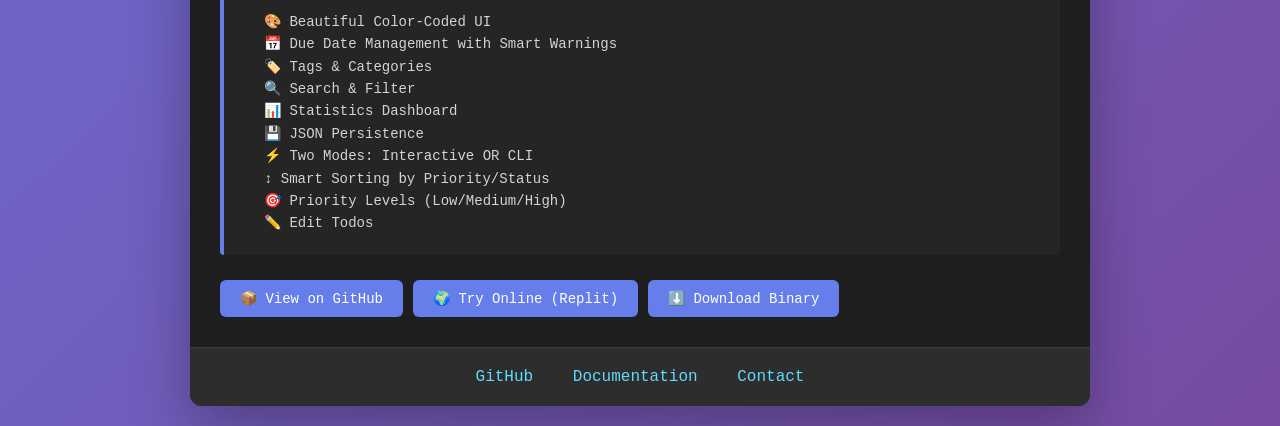
<file: demo.html>
<!DOCTYPE html>
<html lang="en">
<head>
    <meta charset="UTF-8">
    <meta name="viewport" content="width=device-width, initial-scale=1.0">
    <title>Momentum — Go-Powered Productivity App</title>
    <style>
        * {
            margin: 0;
            padding: 0;
            box-sizing: border-box;
        }
        
        body {
            font-family: 'Monaco', 'Courier New', monospace;
            background: linear-gradient(135deg, #667eea 0%, #764ba2 100%);
            min-height: 100vh;
            display: flex;
            justify-content: center;
            align-items: center;
            padding: 20px;
        }
        
        .container {
            background: #1e1e1e;
            border-radius: 12px;
            box-shadow: 0 20px 60px rgba(0,0,0,0.3);
            max-width: 900px;
            width: 100%;
            overflow: hidden;
        }
        
        .header {
            background: #2d2d2d;
            padding: 20px;
            text-align: center;
            border-bottom: 3px solid #667eea;
        }
        
        .header h1 {
            color: #61dafb;
            font-size: 24px;
            margin-bottom: 5px;
        }
        
        .header p {
            color: #888;
            font-size: 14px;
        }
        
        .terminal {
            background: #1e1e1e;
            color: #d4d4d4;
            padding: 30px;
            font-size: 14px;
            line-height: 1.6;
            overflow-x: auto;
        }
        
        .prompt {
            color: #4ec9b0;
        }
        
        .command {
            color: #dcdcaa;
        }
        
        .success {
            color: #4ec9b0;
        }
        
        .error {
            color: #f48771;
        }
        
        .info {
            color: #569cd6;
        }
        
        .high-priority {
            color: #f48771;
        }
        
        .medium-priority {
            color: #dcdcaa;
        }
        
        .low-priority {
            color: #4ec9b0;
        }
        
        .checkbox {
            color: #4ec9b0;
        }
        
        .tag {
            color: #569cd6;
        }
        
        pre {
            margin: 15px 0;
        }
        
        .demo-section {
            margin: 25px 0;
            padding: 20px;
            background: #252525;
            border-left: 4px solid #667eea;
            border-radius: 4px;
        }
        
        .demo-section h3 {
            color: #61dafb;
            margin-bottom: 15px;
            font-size: 18px;
        }
        
        .buttons {
            display: flex;
            gap: 10px;
            flex-wrap: wrap;
            margin-top: 20px;
        }
        
        .btn {
            background: #667eea;
            color: white;
            border: none;
            padding: 10px 20px;
            border-radius: 6px;
            cursor: pointer;
            font-family: inherit;
            font-size: 14px;
            transition: all 0.3s;
        }
        
        .btn:hover {
            background: #764ba2;
            transform: translateY(-2px);
            box-shadow: 0 5px 15px rgba(102, 126, 234, 0.4);
        }
        
        .links {
            padding: 20px;
            background: #2d2d2d;
            text-align: center;
            border-top: 1px solid #3d3d3d;
        }
        
        .links a {
            color: #61dafb;
            text-decoration: none;
            margin: 0 15px;
            transition: color 0.3s;
        }
        
        .links a:hover {
            color: #4ec9b0;
        }
    </style>
</head>
<body>
    <div class="container">
        <div class="header">
            <h1>⚡ Momentum</h1>
            <p>A full-stack productivity web application built with pure Go</p>
        </div>
        
        <div class="terminal">
            <div class="demo-section">
                <h3>🚀 Interactive Mode Demo</h3>
                <pre>
<span class="prompt">$</span> <span class="command">go run main.go</span>

╔════════════════════════════════════════╗
║   Welcome to Momentum v2.0            ║
║   Now with Priority & Sorting!        ║
╚════════════════════════════════════════╝

📝 Your Todos:
──────────────────────────────────────────────────────
1. <span class="checkbox">[✓]</span> Fix login bug         <span class="high-priority">🔴 High</span> | 📅 Was due: Mar 15, 2026 | <span class="tag">🏷️  Work, Urgent</span>
2. [ ] Prepare presentation  <span class="high-priority">🔴 High</span> | ⚠️  OVERDUE: Feb 27, 2026 | <span class="tag">🏷️  Work, Meeting</span>
3. [ ] Buy groceries         <span class="low-priority">🟢 Low</span> | 📅 Due: Mar 05, 2026 | <span class="tag">🏷️  Personal, Shopping</span>
──────────────────────────────────────────────────────
                </pre>
            </div>

            <div class="demo-section">
                <h3>⚡ CLI Mode Demo</h3>
                <pre>
<span class="prompt">$</span> <span class="command">go run main.go add "Review pull requests"</span>
<span class="success">✅ Added: Review pull requests</span>

<span class="prompt">$</span> <span class="command">go run main.go complete 1</span>
<span class="success">✅ Completed: Review pull requests</span>

<span class="prompt">$</span> <span class="command">go run main.go search "presentation"</span>
🔍 Search results for 'presentation':
──────────────────────────────────────────────
2. [ ] Prepare presentation  <span class="high-priority">🔴 High</span>
──────────────────────────────────────────────
                </pre>
            </div>

            <div class="demo-section">
                <h3>📊 Statistics Dashboard</h3>
                <pre>
<span class="prompt">$</span> <span class="command">go run main.go stats</span>

╔══════════════════════════════════════════╗
║       📊 STATISTICS DASHBOARD        ║
╚══════════════════════════════════════════╝

📄 Overview:
   Total todos:        3
   <span class="success">✅ Completed:        1</span>
   <span class="info">📅 Pending:          2</span>
   <span class="medium-priority">📈 Completion rate:  33.3%</span>

🟢 By Priority:
   <span class="high-priority">🔴 High:     2</span>
   <span class="low-priority">🟢 Low:      1</span>

⏰ Due Dates:
   <span class="error">⚠️  Overdue:  1</span>
                </pre>
            </div>

            <div class="demo-section">
                <h3>✨ Features</h3>
                <ul style="color: #d4d4d4; list-style: none; padding-left: 20px;">
                    <li>🎨 Beautiful Color-Coded UI</li>
                    <li>📅 Due Date Management with Smart Warnings</li>
                    <li>🏷️  Tags & Categories</li>
                    <li>🔍 Search & Filter</li>
                    <li>📊 Statistics Dashboard</li>
                    <li>💾 JSON Persistence</li>
                    <li>⚡ Two Modes: Interactive OR CLI</li>
                    <li>↕️  Smart Sorting by Priority/Status</li>
                    <li>🎯 Priority Levels (Low/Medium/High)</li>
                    <li>✏️  Edit Todos</li>
                </ul>
            </div>

            <div class="buttons">
                <button class="btn" onclick="window.open('https://github.com/yourusername/cli-todo-app', '_blank')">
                    📦 View on GitHub
                </button>
                <button class="btn" onclick="window.open('https://replit.com/@yourusername/cli-todo-app', '_blank')">
                    🌍 Try Online (Replit)
                </button>
                <button class="btn" onclick="window.open('https://github.com/yourusername/cli-todo-app/releases', '_blank')">
                    ⬇️ Download Binary
                </button>
            </div>
        </div>

        <div class="links">
            <a href="https://github.com/yourusername/cli-todo-app">GitHub</a>
            <a href="https://github.com/yourusername/cli-todo-app/blob/main/README.md">Documentation</a>
            <a href="https://linkedin.com/in/yourprofile">Contact</a>
        </div>
    </div>
</body>
</html>
</file>
